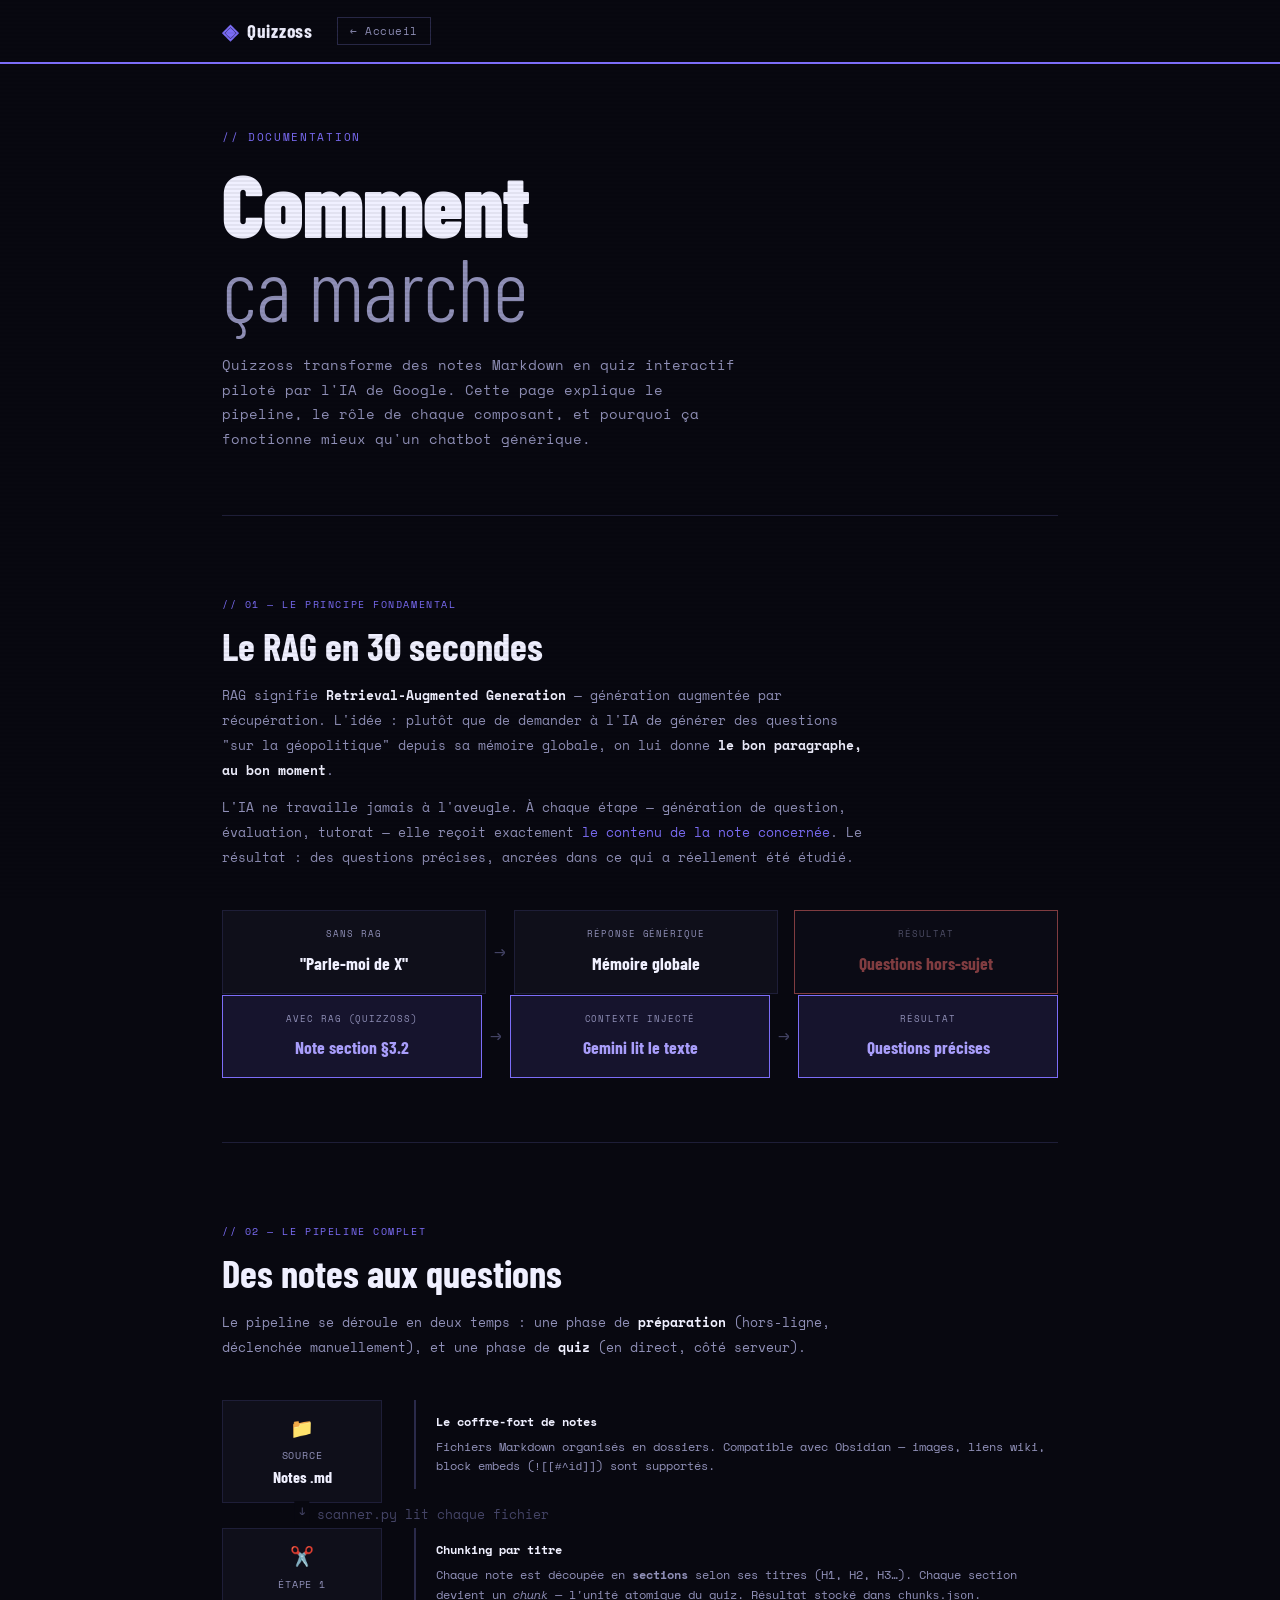
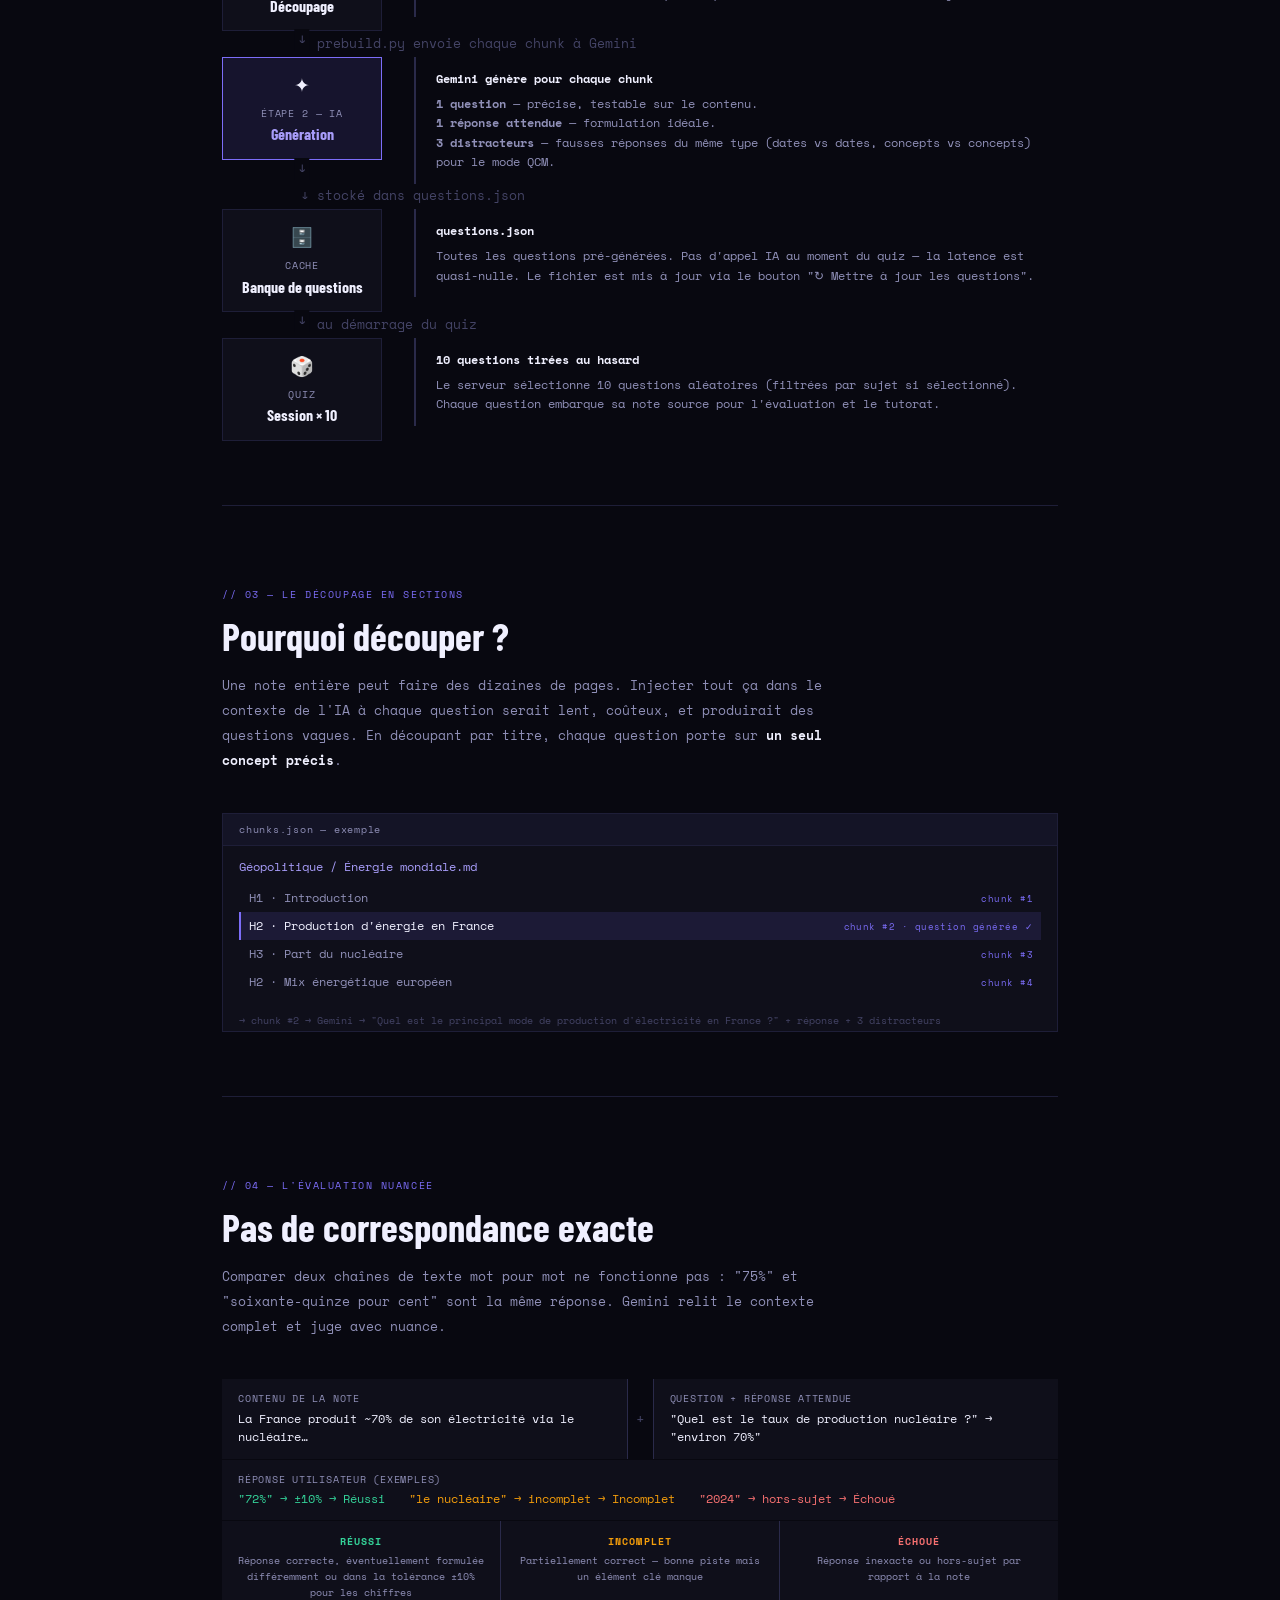
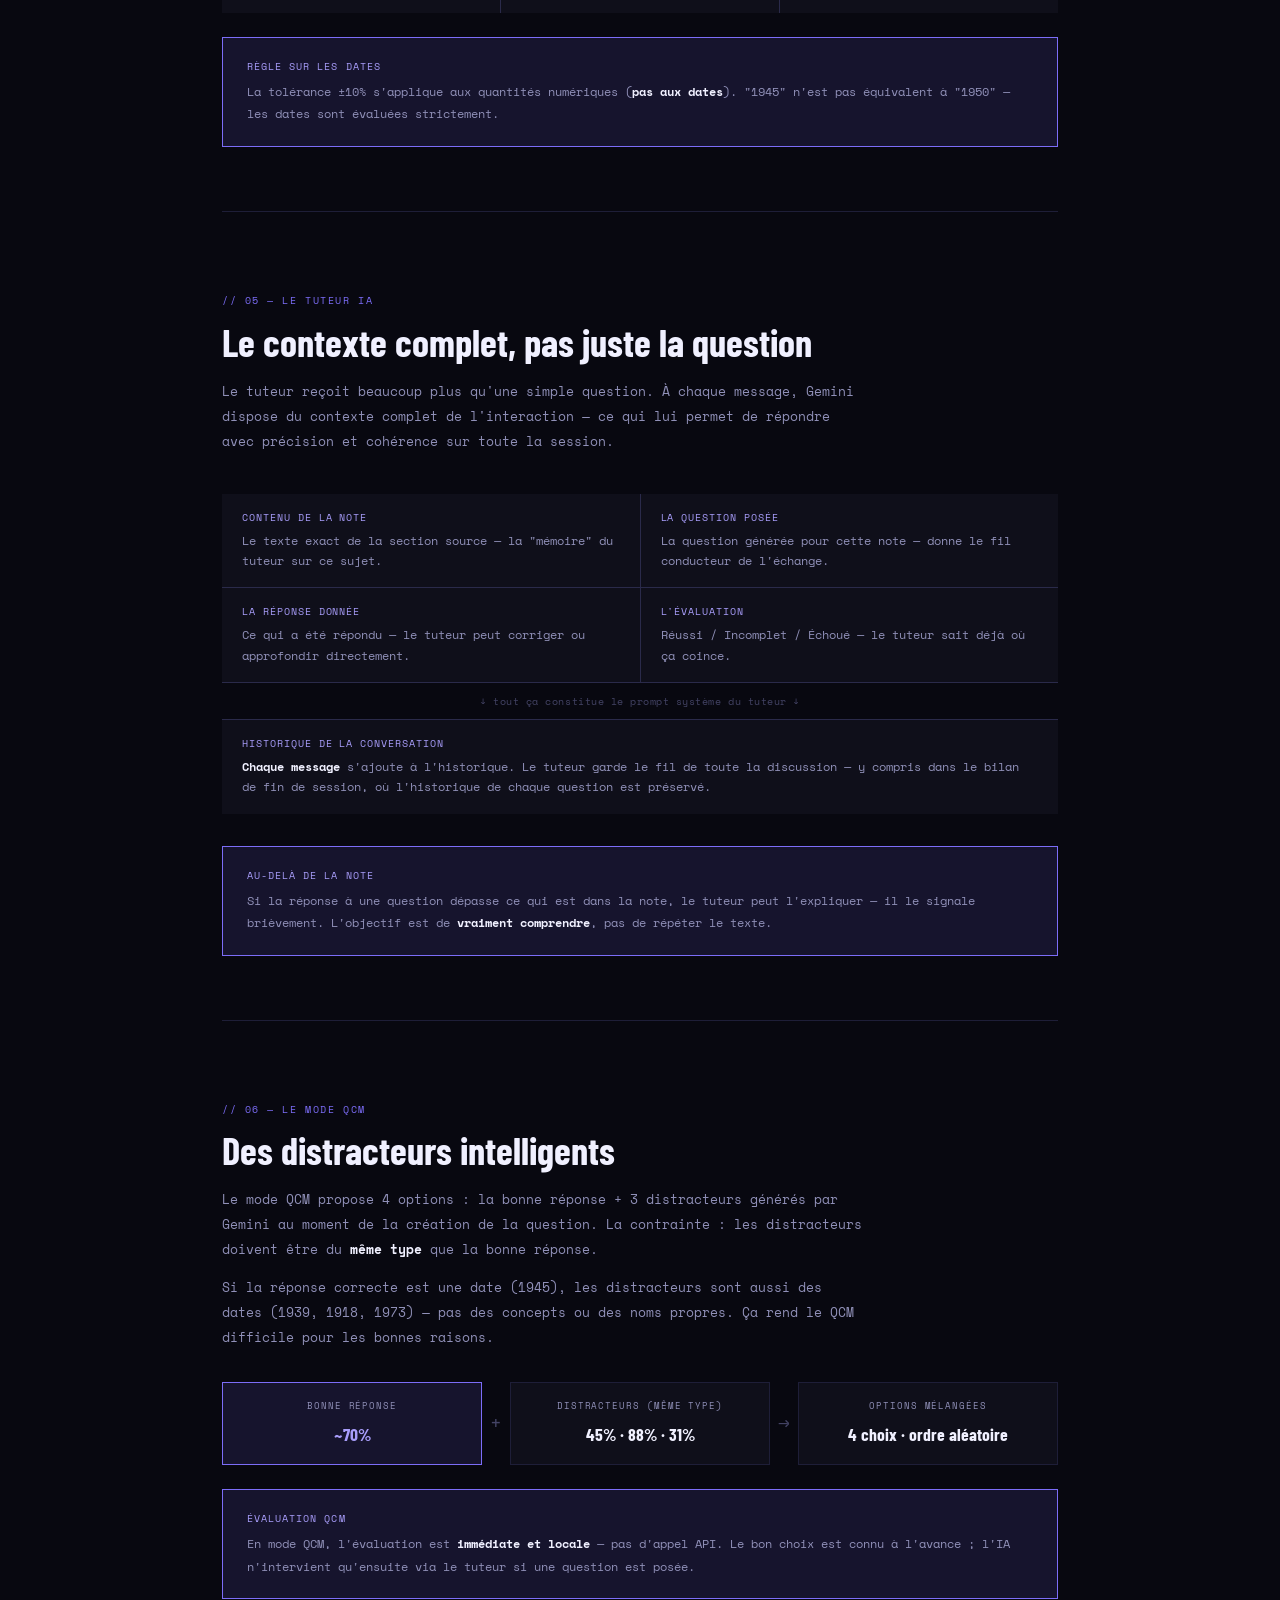
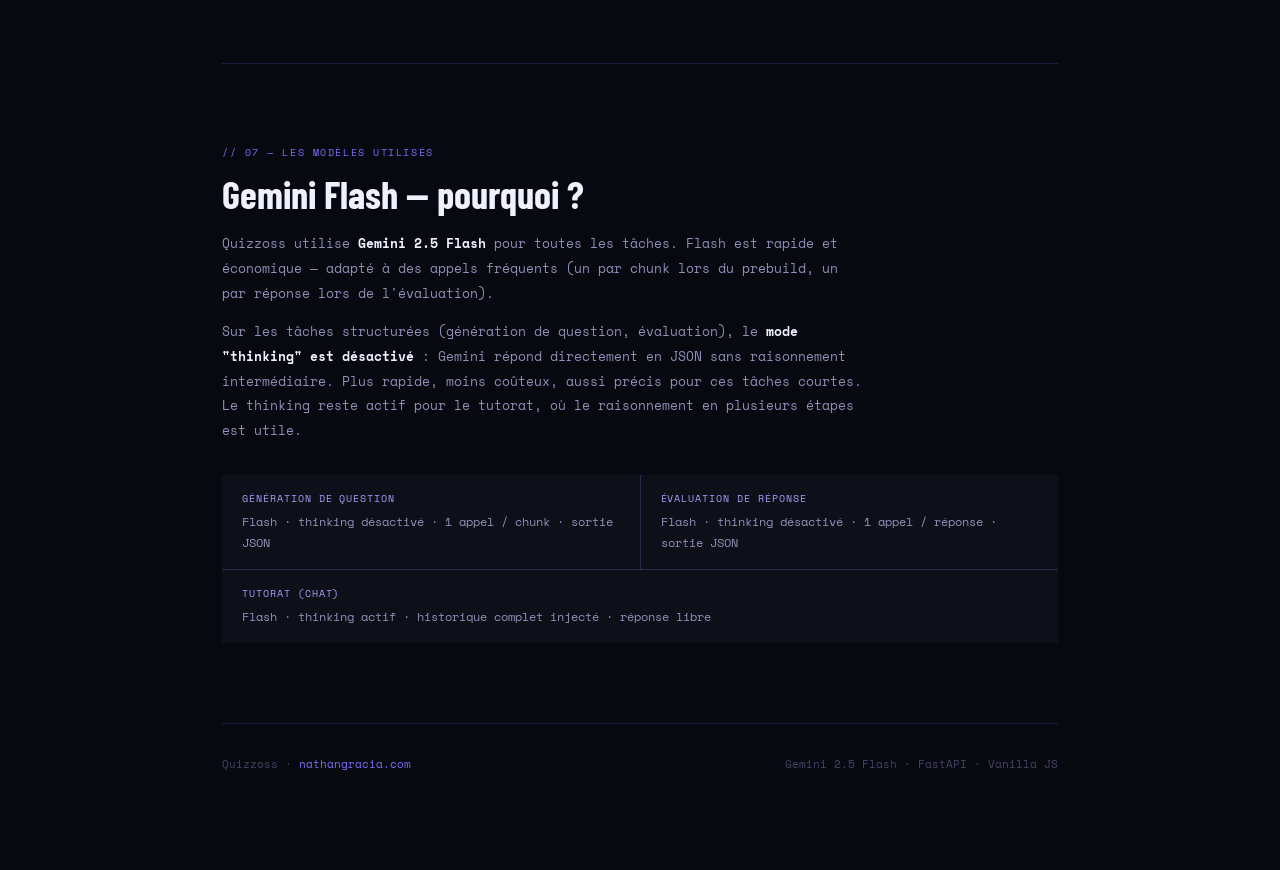
<file: static/how-it-works.html>
<!DOCTYPE html>
<html lang="fr">
<head>
  <meta charset="UTF-8">
  <meta name="viewport" content="width=device-width, initial-scale=1.0">
  <title>Comment ça marche — Quizzoss</title>
  <link rel="icon" type="image/svg+xml" href="favicon.svg">
  <link rel="preconnect" href="https://fonts.googleapis.com">
  <link rel="preconnect" href="https://fonts.gstatic.com" crossorigin>
  <link href="https://fonts.googleapis.com/css2?family=Space+Mono:ital,wght@0,400;0,700;1,400&family=Barlow+Condensed:wght@300;400;600;700;900&display=swap" rel="stylesheet">
  <style>
    *, *::before, *::after { box-sizing: border-box; margin: 0; padding: 0; }

    :root {
      --bg:          #080810;
      --surface:     #0f0f1a;
      --surface-2:   #141426;
      --border:      #1e1e38;
      --dim:         #2a2a4a;
      --text:        #f0f0ff;
      --text-2:      #9090b8;
      --muted:       #444466;
      --accent:      #7c6df8;
      --accent-2:    #a89dfa;
      --accent-dim:  rgba(124,109,248,.12);
      --ok:          #34d399;
      --half:        #f59e0b;
      --err:         #f87171;
      --font:        'Space Mono', monospace;
      --font-display:'Barlow Condensed', sans-serif;
    }

    html { font-size: 16px; scroll-behavior: smooth; }

    body {
      font-family: var(--font);
      background: var(--bg);
      color: var(--text);
      min-height: 100vh;
      line-height: 1.6;
    }

    body::after {
      content: '';
      position: fixed; inset: 0; z-index: 999; pointer-events: none;
      background: repeating-linear-gradient(
        0deg, transparent, transparent 2px,
        rgba(0,0,0,0.055) 2px, rgba(0,0,0,0.055) 4px
      );
    }

    /* ── Header ── */
    header {
      position: sticky; top: 0; z-index: 50;
      background: var(--bg);
      border-bottom: 2px solid var(--accent);
    }
    .header-inner {
      max-width: 900px; margin: 0 auto;
      padding: .9rem 2rem;
      display: flex; align-items: center; gap: 1.5rem;
    }
    .logo { display: flex; align-items: center; gap: .5rem; font-family: var(--font-display); font-weight: 700; font-size: 1.2rem; letter-spacing: .04em; text-decoration: none; color: var(--text); }
    .logo-mark { color: var(--accent); font-size: 1.3rem; }
    .header-back { font-size: .7rem; color: var(--text-2); text-decoration: none; border: 1px solid var(--dim); padding: .25rem .75rem; letter-spacing: .05em; }
    .header-back:hover { border-color: var(--accent); color: var(--accent); }

    /* ── Layout ── */
    .page { max-width: 900px; margin: 0 auto; padding: 4rem 2rem 6rem; }

    /* ── Hero ── */
    .hero-kicker { font-size: .7rem; color: var(--accent); letter-spacing: .15em; text-transform: uppercase; margin-bottom: 1rem; }
    .hero-title {
      font-family: var(--font-display);
      font-size: clamp(2.8rem, 7vw, 5.5rem);
      font-weight: 900;
      line-height: .95;
      letter-spacing: -.01em;
      margin-bottom: 1.5rem;
    }
    .hero-title .dim { color: var(--text-2); font-weight: 300; }
    .hero-sub { font-size: .85rem; color: var(--text-2); max-width: 520px; line-height: 1.8; margin-bottom: 3rem; }

    /* ── Section ── */
    .section { margin-top: 5rem; }
    .section-num { font-size: .65rem; color: var(--accent); letter-spacing: .15em; text-transform: uppercase; margin-bottom: .75rem; }
    .section-title {
      font-family: var(--font-display);
      font-size: clamp(1.6rem, 4vw, 2.4rem);
      font-weight: 700;
      line-height: 1.1;
      margin-bottom: 1rem;
    }
    .section-body { font-size: .82rem; color: var(--text-2); line-height: 1.9; max-width: 640px; }
    .section-body p + p { margin-top: .8rem; }
    .section-body strong { color: var(--text); font-weight: 700; }
    .section-body .accent { color: var(--accent); }

    /* ── Divider ── */
    .divider { border: none; border-top: 1px solid var(--border); margin: 4rem 0 0; }

    /* ── RAG Diagram ── */
    .rag-diagram {
      margin-top: 2.5rem;
      display: grid;
      grid-template-columns: 1fr auto 1fr auto 1fr;
      align-items: center;
      gap: 0;
    }
    .rag-box {
      background: var(--surface);
      border: 1px solid var(--border);
      padding: 1rem 1.25rem;
      text-align: center;
    }
    .rag-box.accent-box { border-color: var(--accent); background: var(--accent-dim); }
    .rag-box-label { font-size: .58rem; color: var(--text-2); letter-spacing: .1em; text-transform: uppercase; margin-bottom: .4rem; }
    .rag-box-value { font-family: var(--font-display); font-size: 1.1rem; font-weight: 700; color: var(--text); }
    .rag-box.accent-box .rag-box-value { color: var(--accent-2); }
    .rag-arrow { text-align: center; padding: 0 .5rem; color: var(--muted); font-size: 1.2rem; }

    /* ── Pipeline Diagram ── */
    .pipeline {
      margin-top: 2.5rem;
      display: flex;
      flex-direction: column;
      gap: 0;
    }
    .pipe-row {
      display: grid;
      grid-template-columns: 160px 1fr;
      gap: 1.5rem;
      align-items: start;
      position: relative;
    }
    .pipe-row + .pipe-row { margin-top: 0; }
    .pipe-row + .pipe-row .pipe-step { border-top: none; }

    .pipe-step {
      border: 1px solid var(--border);
      background: var(--surface);
      padding: .75rem 1rem;
      text-align: center;
      position: relative;
    }
    .pipe-step::after {
      content: '↓';
      position: absolute;
      bottom: -1.3rem; left: 50%;
      transform: translateX(-50%);
      color: var(--muted);
      font-size: .85rem;
      z-index: 2;
      background: var(--bg);
      padding: 0 .2rem;
    }
    .pipe-row:last-child .pipe-step::after { display: none; }
    .pipe-step-icon { font-size: 1.2rem; margin-bottom: .25rem; }
    .pipe-step-label { font-size: .65rem; letter-spacing: .08em; text-transform: uppercase; color: var(--text-2); }
    .pipe-step-name { font-family: var(--font-display); font-size: 1rem; font-weight: 700; }
    .pipe-step.hi { border-color: var(--accent); background: var(--accent-dim); }
    .pipe-step.hi .pipe-step-name { color: var(--accent-2); }

    .pipe-detail {
      padding: .75rem 0;
      border-left: 2px solid var(--dim);
      padding-left: 1.25rem;
      margin-left: .5rem;
    }
    .pipe-detail-title { font-size: .75rem; color: var(--text); font-weight: 700; margin-bottom: .35rem; }
    .pipe-detail-body { font-size: .72rem; color: var(--text-2); line-height: 1.7; }
    .pipe-connector {
      height: 1.6rem;
      display: flex; align-items: center;
      padding-left: 79px;
      color: var(--muted);
      font-size: .8rem;
    }

    /* ── Eval Diagram ── */
    .eval-diagram {
      margin-top: 2.5rem;
      display: flex;
      gap: 1px;
      flex-direction: column;
    }
    .eval-row {
      display: grid;
      grid-template-columns: 1fr auto 1fr;
      gap: 1px;
      background: var(--dim);
    }
    .eval-cell {
      background: var(--surface);
      padding: .75rem 1rem;
      font-size: .72rem;
    }
    .eval-cell-label { color: var(--text-2); font-size: .6rem; letter-spacing: .08em; text-transform: uppercase; margin-bottom: .2rem; }
    .eval-cell-val { color: var(--text); }
    .eval-arrow-cell { background: var(--bg); display: flex; align-items: center; justify-content: center; padding: .5rem; color: var(--muted); font-size: .9rem; }
    .eval-result { display: flex; gap: 1px; margin-top: 1px; background: var(--dim); }
    .eval-outcome { flex: 1; background: var(--surface); padding: .75rem 1rem; text-align: center; }
    .eval-outcome-badge { font-size: .65rem; letter-spacing: .1em; text-transform: uppercase; font-weight: 700; margin-bottom: .2rem; }
    .eval-outcome-desc { font-size: .62rem; color: var(--text-2); }
    .ok { color: var(--ok); }
    .half { color: var(--half); }
    .err { color: var(--err); }

    /* ── Context Box (tutor) ── */
    .context-grid {
      margin-top: 2.5rem;
      display: grid;
      grid-template-columns: 1fr 1fr;
      gap: 1px;
      background: var(--dim);
    }
    .ctx-cell {
      background: var(--surface);
      padding: 1rem 1.25rem;
    }
    .ctx-cell.full { grid-column: 1 / -1; }
    .ctx-label { font-size: .6rem; letter-spacing: .1em; text-transform: uppercase; color: var(--accent-2); margin-bottom: .35rem; }
    .ctx-val { font-size: .75rem; color: var(--text-2); line-height: 1.7; }
    .ctx-val strong { color: var(--text); }
    .ctx-arrow {
      grid-column: 1 / -1;
      display: flex; align-items: center; justify-content: center;
      background: var(--bg);
      padding: .6rem;
      gap: .5rem;
      font-size: .65rem; color: var(--muted); letter-spacing: .05em;
    }

    /* ── Chunk Viz ── */
    .chunk-viz {
      margin-top: 2.5rem;
      font-size: .72rem;
      border: 1px solid var(--border);
      background: var(--surface);
    }
    .chunk-viz-header {
      background: var(--surface-2);
      border-bottom: 1px solid var(--border);
      padding: .5rem 1rem;
      font-size: .6rem;
      color: var(--text-2);
      letter-spacing: .08em;
    }
    .chunk-file { padding: .75rem 1rem; }
    .chunk-filename { color: var(--accent-2); font-size: .72rem; margin-bottom: .5rem; }
    .chunk-item {
      display: flex;
      align-items: baseline;
      gap: .75rem;
      padding: .3rem .5rem;
      border-left: 2px solid transparent;
    }
    .chunk-item.active { border-left-color: var(--accent); background: var(--accent-dim); }
    .chunk-heading { color: var(--text-2); }
    .chunk-item.active .chunk-heading { color: var(--text); }
    .chunk-badge {
      margin-left: auto;
      font-size: .58rem;
      color: var(--accent);
      letter-spacing: .05em;
      white-space: nowrap;
    }
    .chunk-arrow { padding: .2rem 1rem; color: var(--muted); font-size: .65rem; }

    /* ── Callout ── */
    .callout {
      margin-top: 2rem;
      border: 1px solid var(--accent);
      background: var(--accent-dim);
      padding: 1.25rem 1.5rem;
    }
    .callout-title { font-size: .65rem; color: var(--accent-2); letter-spacing: .1em; text-transform: uppercase; margin-bottom: .4rem; }
    .callout-body { font-size: .78rem; color: var(--text-2); line-height: 1.8; }
    .callout-body strong { color: var(--text); }

    /* ── Footer ── */
    .doc-footer {
      margin-top: 5rem;
      border-top: 1px solid var(--border);
      padding-top: 2rem;
      display: flex;
      align-items: center;
      justify-content: space-between;
      font-size: .68rem;
      color: var(--muted);
    }
    .doc-footer a { color: var(--accent); text-decoration: none; }
    .doc-footer a:hover { text-decoration: underline; }

    /* ── Responsive ── */
    @media (max-width: 640px) {
      .page { padding: 2.5rem 1.25rem 4rem; }
      .rag-diagram { grid-template-columns: 1fr; }
      .rag-arrow { transform: rotate(90deg); }
      .pipe-row { grid-template-columns: 1fr; }
      .context-grid { grid-template-columns: 1fr; }
      .eval-row { grid-template-columns: 1fr; }
      .eval-arrow-cell { display: none; }
      .doc-footer { flex-direction: column; gap: .75rem; text-align: center; }
    }
  </style>
</head>
<body>

  <header>
    <div class="header-inner">
      <a href="/" class="logo"><span class="logo-mark">◈</span><span>Quizzoss</span></a>
      <a href="/" class="header-back">← Accueil</a>
    </div>
  </header>

  <main class="page">

    <!-- Hero -->
    <div class="hero-kicker">// Documentation</div>
    <h1 class="hero-title">Comment<br><span class="dim">ça marche</span></h1>
    <p class="hero-sub">
      Quizzoss transforme des notes Markdown en quiz interactif piloté par l'IA de Google.
      Cette page explique le pipeline, le rôle de chaque composant, et pourquoi ça fonctionne mieux qu'un chatbot générique.
    </p>

    <!-- Section 1 : RAG -->
    <hr class="divider">
    <div class="section">
      <div class="section-num">// 01 — Le principe fondamental</div>
      <h2 class="section-title">Le RAG en 30 secondes</h2>
      <div class="section-body">
        <p>
          RAG signifie <strong>Retrieval-Augmented Generation</strong> — génération augmentée par récupération.
          L'idée : plutôt que de demander à l'IA de générer des questions "sur la géopolitique" depuis sa mémoire globale,
          on lui donne <strong>le bon paragraphe, au bon moment</strong>.
        </p>
        <p>
          L'IA ne travaille jamais à l'aveugle. À chaque étape — génération de question, évaluation, tutorat —
          elle reçoit exactement <span class="accent">le contenu de la note concernée</span>.
          Le résultat : des questions précises, ancrées dans ce qui a réellement été étudié.
        </p>
      </div>

      <div class="rag-diagram">
        <div class="rag-box">
          <div class="rag-box-label">Sans RAG</div>
          <div class="rag-box-value">"Parle-moi de X"</div>
        </div>
        <div class="rag-arrow">→</div>
        <div class="rag-box">
          <div class="rag-box-label">Réponse générique</div>
          <div class="rag-box-value">Mémoire globale</div>
        </div>
        <div class="rag-arrow"></div>
        <div class="rag-box" style="border-color:var(--err);opacity:.5">
          <div class="rag-box-label">Résultat</div>
          <div class="rag-box-value" style="color:var(--err)">Questions hors-sujet</div>
        </div>
      </div>

      <div class="rag-diagram" style="margin-top:1px">
        <div class="rag-box accent-box">
          <div class="rag-box-label">Avec RAG (Quizzoss)</div>
          <div class="rag-box-value">Note section §3.2</div>
        </div>
        <div class="rag-arrow">→</div>
        <div class="rag-box accent-box">
          <div class="rag-box-label">Contexte injecté</div>
          <div class="rag-box-value">Gemini lit le texte</div>
        </div>
        <div class="rag-arrow">→</div>
        <div class="rag-box accent-box">
          <div class="rag-box-label">Résultat</div>
          <div class="rag-box-value">Questions précises</div>
        </div>
      </div>
    </div>

    <!-- Section 2 : Pipeline -->
    <hr class="divider">
    <div class="section">
      <div class="section-num">// 02 — Le pipeline complet</div>
      <h2 class="section-title">Des notes aux questions</h2>
      <div class="section-body">
        <p>Le pipeline se déroule en deux temps : une phase de <strong>préparation</strong> (hors-ligne, déclenchée manuellement),
        et une phase de <strong>quiz</strong> (en direct, côté serveur).</p>
      </div>

      <div class="pipeline" style="margin-top:2.5rem">

        <div class="pipe-row">
          <div class="pipe-step">
            <div class="pipe-step-icon">📁</div>
            <div class="pipe-step-label">Source</div>
            <div class="pipe-step-name">Notes .md</div>
          </div>
          <div class="pipe-detail">
            <div class="pipe-detail-title">Le coffre-fort de notes</div>
            <div class="pipe-detail-body">
              Fichiers Markdown organisés en dossiers. Compatible avec Obsidian — images, liens wiki, block embeds (<code>![[#^id]]</code>) sont supportés.
            </div>
          </div>
        </div>

        <div class="pipe-connector">↓ scanner.py lit chaque fichier</div>

        <div class="pipe-row">
          <div class="pipe-step">
            <div class="pipe-step-icon">✂️</div>
            <div class="pipe-step-label">Étape 1</div>
            <div class="pipe-step-name">Découpage</div>
          </div>
          <div class="pipe-detail">
            <div class="pipe-detail-title">Chunking par titre</div>
            <div class="pipe-detail-body">
              Chaque note est découpée en <strong>sections</strong> selon ses titres (H1, H2, H3…).
              Chaque section devient un <em>chunk</em> — l'unité atomique du quiz.
              Résultat stocké dans <code>chunks.json</code>.
            </div>
          </div>
        </div>

        <div class="pipe-connector">↓ prebuild.py envoie chaque chunk à Gemini</div>

        <div class="pipe-row">
          <div class="pipe-step hi">
            <div class="pipe-step-icon">✦</div>
            <div class="pipe-step-label">Étape 2 — IA</div>
            <div class="pipe-step-name">Génération</div>
          </div>
          <div class="pipe-detail">
            <div class="pipe-detail-title">Gemini génère pour chaque chunk</div>
            <div class="pipe-detail-body">
              <strong>1 question</strong> — précise, testable sur le contenu.<br>
              <strong>1 réponse attendue</strong> — formulation idéale.<br>
              <strong>3 distracteurs</strong> — fausses réponses du même type (dates vs dates, concepts vs concepts) pour le mode QCM.
            </div>
          </div>
        </div>

        <div class="pipe-connector">↓ stocké dans questions.json</div>

        <div class="pipe-row">
          <div class="pipe-step">
            <div class="pipe-step-icon">🗄️</div>
            <div class="pipe-step-label">Cache</div>
            <div class="pipe-step-name">Banque de questions</div>
          </div>
          <div class="pipe-detail">
            <div class="pipe-detail-title">questions.json</div>
            <div class="pipe-detail-body">
              Toutes les questions pré-générées. Pas d'appel IA au moment du quiz — la latence est quasi-nulle.
              Le fichier est mis à jour via le bouton "↻ Mettre à jour les questions".
            </div>
          </div>
        </div>

        <div class="pipe-connector">↓ au démarrage du quiz</div>

        <div class="pipe-row">
          <div class="pipe-step">
            <div class="pipe-step-icon">🎲</div>
            <div class="pipe-step-label">Quiz</div>
            <div class="pipe-step-name">Session × 10</div>
          </div>
          <div class="pipe-detail">
            <div class="pipe-detail-title">10 questions tirées au hasard</div>
            <div class="pipe-detail-body">
              Le serveur sélectionne 10 questions aléatoires (filtrées par sujet si sélectionné).
              Chaque question embarque sa note source pour l'évaluation et le tutorat.
            </div>
          </div>
        </div>

      </div>
    </div>

    <!-- Section 3 : Chunking -->
    <hr class="divider">
    <div class="section">
      <div class="section-num">// 03 — Le découpage en sections</div>
      <h2 class="section-title">Pourquoi découper ?</h2>
      <div class="section-body">
        <p>
          Une note entière peut faire des dizaines de pages. Injecter tout ça dans le contexte de l'IA à chaque question serait
          lent, coûteux, et produirait des questions vagues. En découpant par titre, chaque question porte
          sur <strong>un seul concept précis</strong>.
        </p>
      </div>

      <div class="chunk-viz">
        <div class="chunk-viz-header">chunks.json — exemple</div>
        <div class="chunk-file">
          <div class="chunk-filename">Géopolitique / Énergie mondiale.md</div>
          <div class="chunk-item">
            <span class="chunk-heading">H1 · Introduction</span>
            <span class="chunk-badge">chunk #1</span>
          </div>
          <div class="chunk-item active">
            <span class="chunk-heading">H2 · Production d'énergie en France</span>
            <span class="chunk-badge">chunk #2 · question générée ✓</span>
          </div>
          <div class="chunk-item">
            <span class="chunk-heading">H3 · Part du nucléaire</span>
            <span class="chunk-badge">chunk #3</span>
          </div>
          <div class="chunk-item">
            <span class="chunk-heading">H2 · Mix énergétique européen</span>
            <span class="chunk-badge">chunk #4</span>
          </div>
        </div>
        <div class="chunk-arrow">→ chunk #2 → Gemini → "Quel est le principal mode de production d'électricité en France ?" + réponse + 3 distracteurs</div>
      </div>
    </div>

    <!-- Section 4 : Évaluation -->
    <hr class="divider">
    <div class="section">
      <div class="section-num">// 04 — L'évaluation nuancée</div>
      <h2 class="section-title">Pas de correspondance exacte</h2>
      <div class="section-body">
        <p>
          Comparer deux chaînes de texte mot pour mot ne fonctionne pas : "75%" et "soixante-quinze pour cent" sont la même réponse.
          Gemini relit le contexte complet et juge avec nuance.
        </p>
      </div>

      <div class="eval-diagram">
        <div class="eval-row">
          <div class="eval-cell">
            <div class="eval-cell-label">Contenu de la note</div>
            <div class="eval-cell-val">La France produit ~70% de son électricité via le nucléaire…</div>
          </div>
          <div class="eval-arrow-cell">+</div>
          <div class="eval-cell">
            <div class="eval-cell-label">Question + Réponse attendue</div>
            <div class="eval-cell-val">"Quel est le taux de production nucléaire ?" → "environ 70%"</div>
          </div>
        </div>
        <div class="eval-row">
          <div class="eval-cell" style="grid-column:1/-1">
            <div class="eval-cell-label">Réponse utilisateur (exemples)</div>
            <div class="eval-cell-val" style="display:flex;gap:1.5rem;flex-wrap:wrap">
              <span class="ok">"72%" → ±10% → Réussi</span>
              <span class="half">"le nucléaire" → incomplet → Incomplet</span>
              <span class="err">"2024" → hors-sujet → Échoué</span>
            </div>
          </div>
        </div>
      </div>

      <div class="eval-result">
        <div class="eval-outcome">
          <div class="eval-outcome-badge ok">Réussi</div>
          <div class="eval-outcome-desc">Réponse correcte, éventuellement formulée différemment ou dans la tolérance ±10% pour les chiffres</div>
        </div>
        <div class="eval-outcome">
          <div class="eval-outcome-badge half">Incomplet</div>
          <div class="eval-outcome-desc">Partiellement correct — bonne piste mais un élément clé manque</div>
        </div>
        <div class="eval-outcome">
          <div class="eval-outcome-badge err">Échoué</div>
          <div class="eval-outcome-desc">Réponse inexacte ou hors-sujet par rapport à la note</div>
        </div>
      </div>

      <div class="callout" style="margin-top:1.5rem">
        <div class="callout-title">Règle sur les dates</div>
        <div class="callout-body">
          La tolérance ±10% s'applique aux quantités numériques (<strong>pas aux dates</strong>).
          "1945" n'est pas équivalent à "1950" — les dates sont évaluées strictement.
        </div>
      </div>
    </div>

    <!-- Section 5 : Tuteur -->
    <hr class="divider">
    <div class="section">
      <div class="section-num">// 05 — Le tuteur IA</div>
      <h2 class="section-title">Le contexte complet, pas juste la question</h2>
      <div class="section-body">
        <p>
          Le tuteur reçoit beaucoup plus qu'une simple question. À chaque message, Gemini dispose du contexte
          complet de l'interaction — ce qui lui permet de répondre avec précision et cohérence sur toute la session.
        </p>
      </div>

      <div class="context-grid">
        <div class="ctx-cell">
          <div class="ctx-label">Contenu de la note</div>
          <div class="ctx-val">Le texte exact de la section source — la "mémoire" du tuteur sur ce sujet.</div>
        </div>
        <div class="ctx-cell">
          <div class="ctx-label">La question posée</div>
          <div class="ctx-val">La question générée pour cette note — donne le fil conducteur de l'échange.</div>
        </div>
        <div class="ctx-cell">
          <div class="ctx-label">La réponse donnée</div>
          <div class="ctx-val">Ce qui a été répondu — le tuteur peut corriger ou approfondir directement.</div>
        </div>
        <div class="ctx-cell">
          <div class="ctx-label">L'évaluation</div>
          <div class="ctx-val">Réussi / Incomplet / Échoué — le tuteur sait déjà où ça coince.</div>
        </div>
        <div class="ctx-arrow">
          ↓ tout ça constitue le prompt système du tuteur ↓
        </div>
        <div class="ctx-cell full">
          <div class="ctx-label">Historique de la conversation</div>
          <div class="ctx-val">
            <strong>Chaque message</strong> s'ajoute à l'historique. Le tuteur garde le fil de toute la discussion —
            y compris dans le bilan de fin de session, où l'historique de chaque question est préservé.
          </div>
        </div>
      </div>

      <div class="callout">
        <div class="callout-title">Au-delà de la note</div>
        <div class="callout-body">
          Si la réponse à une question dépasse ce qui est dans la note, le tuteur peut l'expliquer —
          il le signale brièvement. L'objectif est de <strong>vraiment comprendre</strong>, pas de répéter le texte.
        </div>
      </div>
    </div>

    <!-- Section 6 : Mode QCM -->
    <hr class="divider">
    <div class="section">
      <div class="section-num">// 06 — Le mode QCM</div>
      <h2 class="section-title">Des distracteurs intelligents</h2>
      <div class="section-body">
        <p>
          Le mode QCM propose 4 options : la bonne réponse + 3 distracteurs générés par Gemini au moment de la création de la question.
          La contrainte : les distracteurs doivent être du <strong>même type</strong> que la bonne réponse.
        </p>
        <p>
          Si la réponse correcte est une date (1945), les distracteurs sont aussi des dates (1939, 1918, 1973) —
          pas des concepts ou des noms propres. Ça rend le QCM difficile pour les bonnes raisons.
        </p>
      </div>

      <div class="rag-diagram" style="margin-top:2rem">
        <div class="rag-box accent-box">
          <div class="rag-box-label">Bonne réponse</div>
          <div class="rag-box-value">~70%</div>
        </div>
        <div class="rag-arrow">+</div>
        <div class="rag-box">
          <div class="rag-box-label">Distracteurs (même type)</div>
          <div class="rag-box-value">45% · 88% · 31%</div>
        </div>
        <div class="rag-arrow">→</div>
        <div class="rag-box">
          <div class="rag-box-label">Options mélangées</div>
          <div class="rag-box-value">4 choix · ordre aléatoire</div>
        </div>
      </div>

      <div class="callout" style="margin-top:1.5rem">
        <div class="callout-title">Évaluation QCM</div>
        <div class="callout-body">
          En mode QCM, l'évaluation est <strong>immédiate et locale</strong> — pas d'appel API.
          Le bon choix est connu à l'avance ; l'IA n'intervient qu'ensuite via le tuteur si une question est posée.
        </div>
      </div>
    </div>

    <!-- Section 7 : Modèles -->
    <hr class="divider">
    <div class="section">
      <div class="section-num">// 07 — Les modèles utilisés</div>
      <h2 class="section-title">Gemini Flash — pourquoi ?</h2>
      <div class="section-body">
        <p>
          Quizzoss utilise <strong>Gemini 2.5 Flash</strong> pour toutes les tâches. Flash est rapide et économique —
          adapté à des appels fréquents (un par chunk lors du prebuild, un par réponse lors de l'évaluation).
        </p>
        <p>
          Sur les tâches structurées (génération de question, évaluation), le <strong>mode "thinking" est désactivé</strong> :
          Gemini répond directement en JSON sans raisonnement intermédiaire. Plus rapide, moins coûteux, aussi précis pour ces tâches courtes.
          Le thinking reste actif pour le tutorat, où le raisonnement en plusieurs étapes est utile.
        </p>
      </div>

      <div class="context-grid" style="margin-top:2rem">
        <div class="ctx-cell">
          <div class="ctx-label">Génération de question</div>
          <div class="ctx-val">Flash · thinking désactivé · 1 appel / chunk · sortie JSON</div>
        </div>
        <div class="ctx-cell">
          <div class="ctx-label">Évaluation de réponse</div>
          <div class="ctx-val">Flash · thinking désactivé · 1 appel / réponse · sortie JSON</div>
        </div>
        <div class="ctx-cell full">
          <div class="ctx-label">Tutorat (chat)</div>
          <div class="ctx-val">Flash · thinking actif · historique complet injecté · réponse libre</div>
        </div>
      </div>
    </div>

    <!-- Footer -->
    <div class="doc-footer">
      <span>Quizzoss · <a href="/">nathangracia.com</a></span>
      <span>Gemini 2.5 Flash · FastAPI · Vanilla JS</span>
    </div>

  </main>

</body>
</html>
</file>
